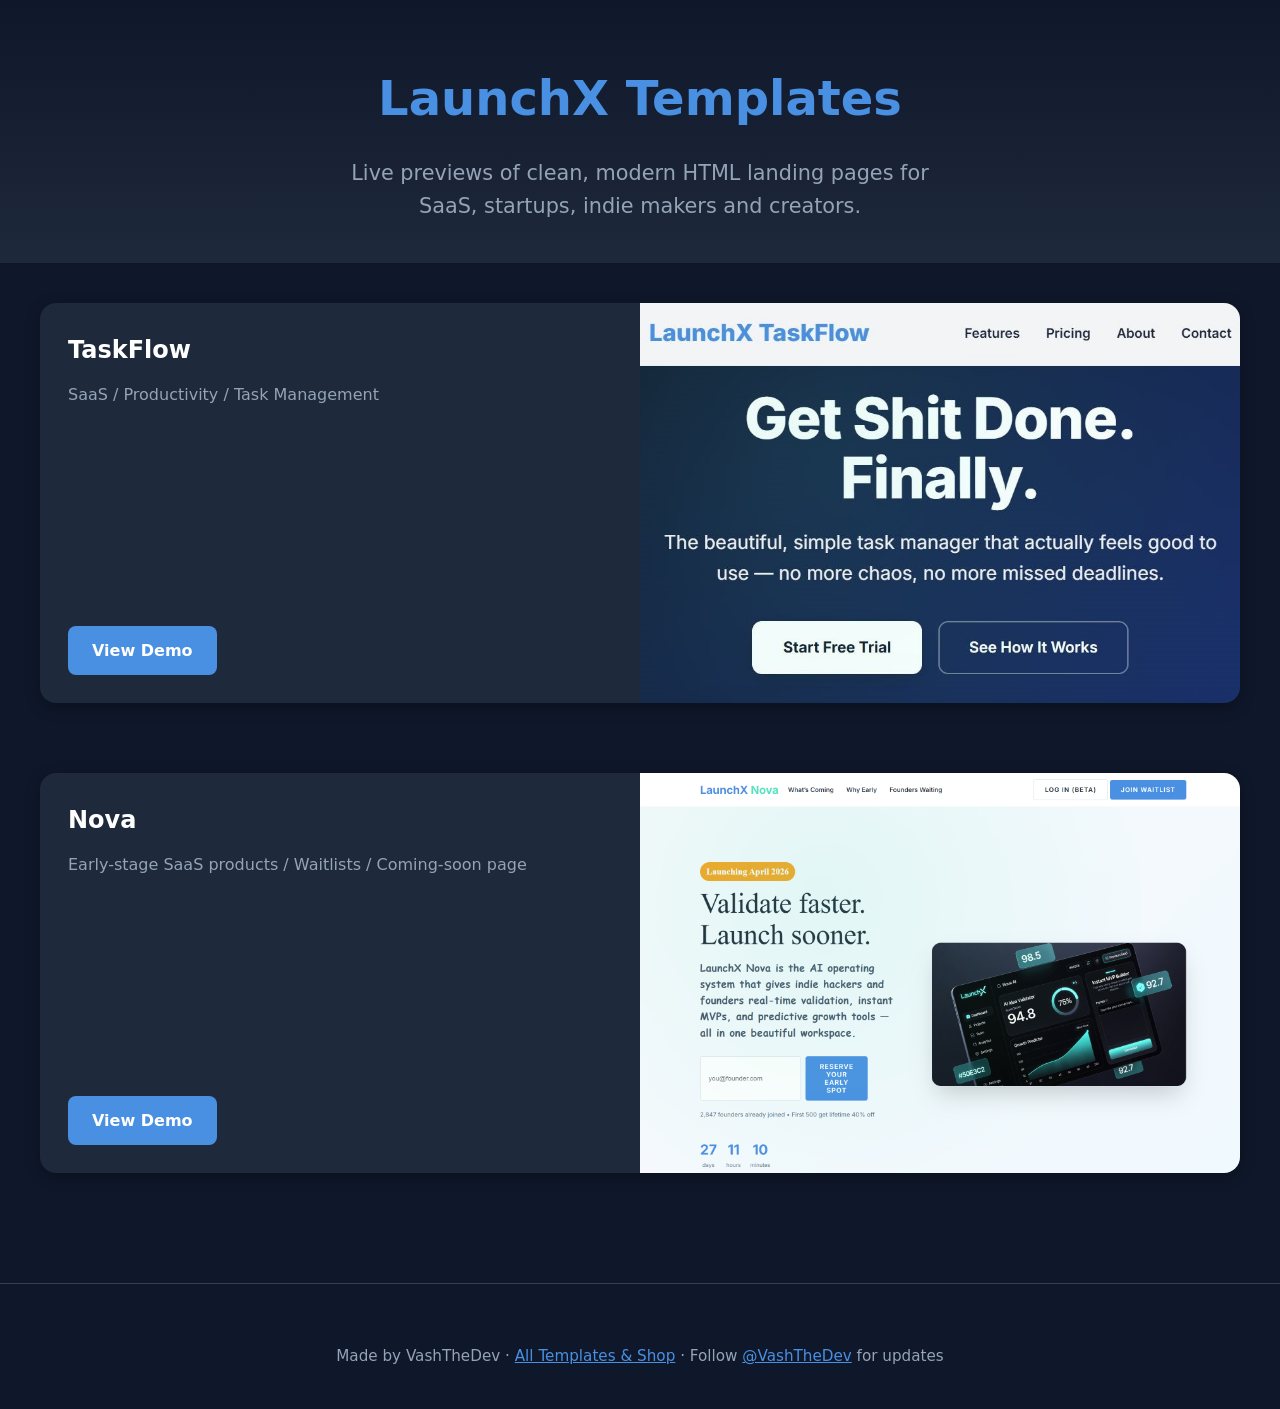
<file: index.html>
<!DOCTYPE html>
<html lang="en">
<head>
  <meta charset="UTF-8" />
  <meta name="viewport" content="width=device-width, initial-scale=1.0"/>
  <title>LaunchX Templates – Live Demos</title>
  <meta name="description" content="Live previews of clean HTML landing page templates by VashTheDev – for SaaS, startups, indie makers."/>
  
   <!-- Favicons -->
  <link rel="icon" href="LaunchX TaskFlow/assets/favicon.ico" type="image/x-icon">
  <link rel="icon" href="LaunchX TaskFlow/assets/favicon-32x32.png" type="image/png" sizes="32x32">
  <link rel="apple-touch-icon" href="LaunchX TaskFlow/assets/apple-touch-icon.png">
  <link rel="manifest" href="LaunchX TaskFlow/assets/site.webmanifest">

  <link rel="stylesheet" href="https://cdnjs.cloudflare.com/ajax/libs/font-awesome/6.5.0/css/all.min.css"/>

  <style>
    :root {
      --primary: #4A90E2;
      --dark: #0F172A;
      --light: #F8FAFC;
      --gray: #94A3B8;
      --card-height: 400px; /* Fixed card height on desktop */
    }
    body {
      margin: 0;
      font-family: 'Inter', system-ui, sans-serif;
      background: var(--dark);
      color: var(--light);
      line-height: 1.6;
    }
    .container {
      max-width: 1200px;
      margin: 0 auto;
      padding: 40px 20px;
    }
    header {
      text-align: center;
      padding: 60px 20px 40px;
      background: linear-gradient(to bottom, #0F172A, #1E293B);
    }
    h1 {
      margin: 0;
      font-size: 3rem;
      color: var(--primary);
    }
    p.lead {
      font-size: 1.3rem;
      color: var(--gray);
      max-width: 600px;
      margin: 20px auto 0;
    }

    .template-card {
      background: #1E293B;
      border-radius: 16px;
      overflow: hidden;
      transition: transform 0.3s ease, box-shadow 0.3s ease;
      text-decoration: none;
      color: inherit;
      height: var(--card-height);
      display: flex;
      flex-direction: row;
      box-shadow: 0 4px 15px rgba(0,0,0,0.3);
      margin-bottom: 70px;
    }
    .template-card:hover {
      transform: translateY(-12px);
      box-shadow: 0 25px 50px rgba(0,0,0,0.5);
    }
    .template-content {
      display: flex;
      flex-direction: row;
      width: 100%;
      height: 100%;
    }
    .template-info {
      flex: 1;
      padding: 28px;
      display: flex;
      flex-direction: column;
      justify-content: space-between;
    }
    .template-image-container {
      flex: 0 0 50%;
      height: 100%;
      overflow: hidden;
      background: #0F172A;
    }
    .template-image {
      width: 100%;
      height: 100%;
      object-fit: cover;
      object-position: top; /* Start from top, crop bottom if too tall */
    }
    .template-info h3 {
      margin: 0 0 12px;
      font-size: 1.5rem;
      color: #FFFFFF;
    }
    .template-info p {
      margin: 0 0 16px;
      color: var(--gray);
      font-size: 1rem;
      flex-grow: 1;
    }
    .btn {
      display: inline-block;
      background: var(--primary);
      color: white;
      padding: 12px 24px;
      border-radius: 8px;
      text-decoration: none;
      font-weight: 600;
      align-self: flex-start;
    }
    .btn:hover {
      background: #3B7AC7;
    }
    footer {
      text-align: center;
      padding: 60px 20px 40px;
      color: var(--gray);
      font-size: 0.95rem;
      border-top: 1px solid #334155;
    }

    /* Mobile adjustments */
    @media (max-width: 768px) {
      .templates-grid {
        grid-template-columns: 1fr;
      }
      .template-card {
        flex-direction: column;
        height: auto;
        min-height: 420px;
      }
      .template-image-container {
        flex: 0 0 260px;
        height: 260px;
      }
      .template-info {
        padding: 24px;
      }
    }
  </style>
</head>
<body>

  <header>
    <h1>LaunchX Templates</h1>
    <p class="lead">Live previews of clean, modern HTML landing pages for SaaS, startups, indie makers and creators.</p>
  </header>

  <div class="container">
    <!-- TaskFlow Card -->
      <a href="LaunchX TaskFlow/index.html" class="template-card" target="_blank" rel="noopener noreferrer">
        <div class="template-content">
          <div class="template-info">
            <h3>TaskFlow</h3>
            <p>SaaS / Productivity / Task Management</p>
            <span class="btn">View Demo</span>
          </div>
          <div class="template-image-container">
            <img src="LaunchX TaskFlow/assets/Cover pic.JPG" alt="TaskFlow Demo" class="template-image">
          </div>
        </div>
      </a>



     <!-- Nova Card -->
      <a href="LaunchX Nova/index.html" class="template-card" target="_blank" rel="noopener noreferrer">
        <div class="template-content">
          <div class="template-info">
            <h3>Nova</h3>
            <p>Early-stage SaaS products / Waitlists / Coming-soon page</p>
            <span class="btn">View Demo</span>
          </div>
          <div class="template-image-container">
            <img src="LaunchX Nova/assets/Cover pic.png" alt="Nova Demo" class="template-image">
          </div>
        </div>
      </a>


  </div>

<footer>
  Made by VashTheDev · 
  <a href="https://vashthedev.carrd.co" target="_blank" rel="noopener noreferrer" style="color: var(--primary);">All Templates & Shop</a> ·
  Follow <a href="https://x.com/vash_the_dev" target="_blank" rel="noopener noreferrer" style="color: var(--primary);">@VashTheDev</a> for updates
</footer>

</body>
</html>
</file>
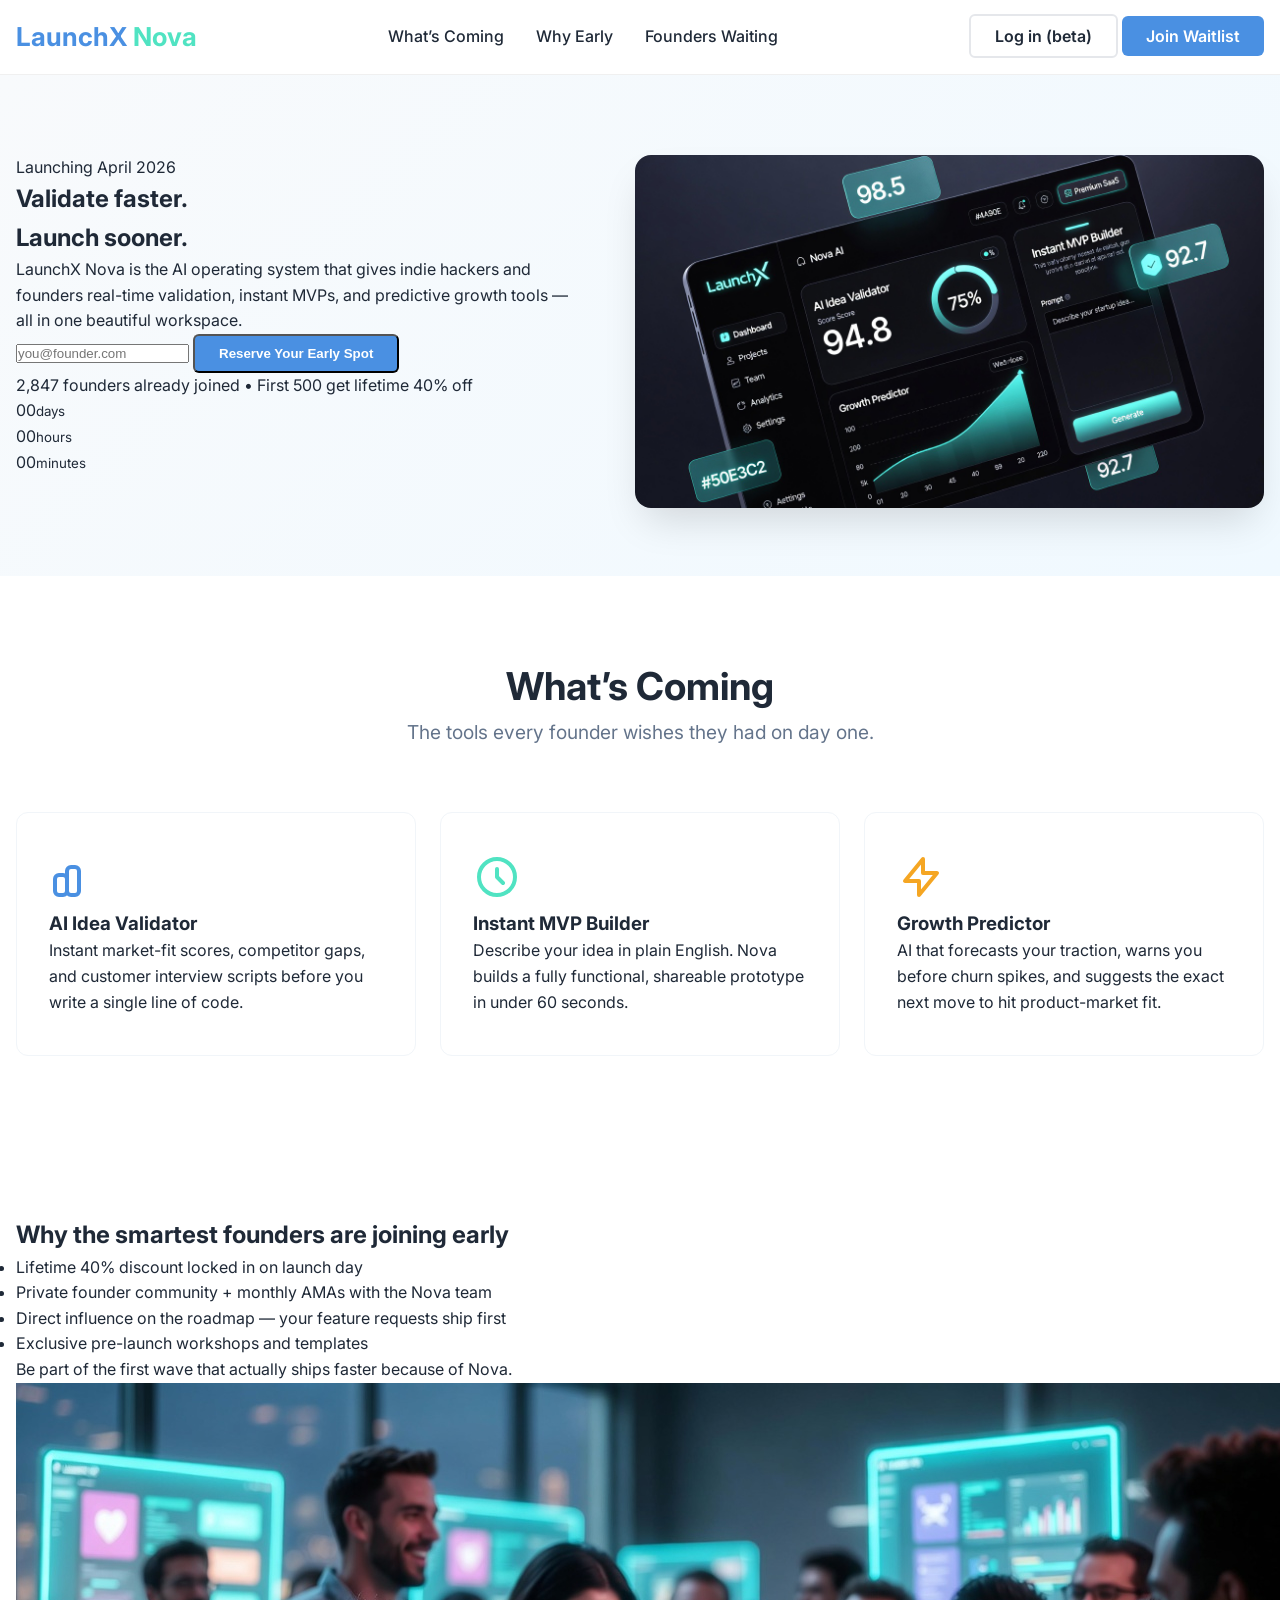
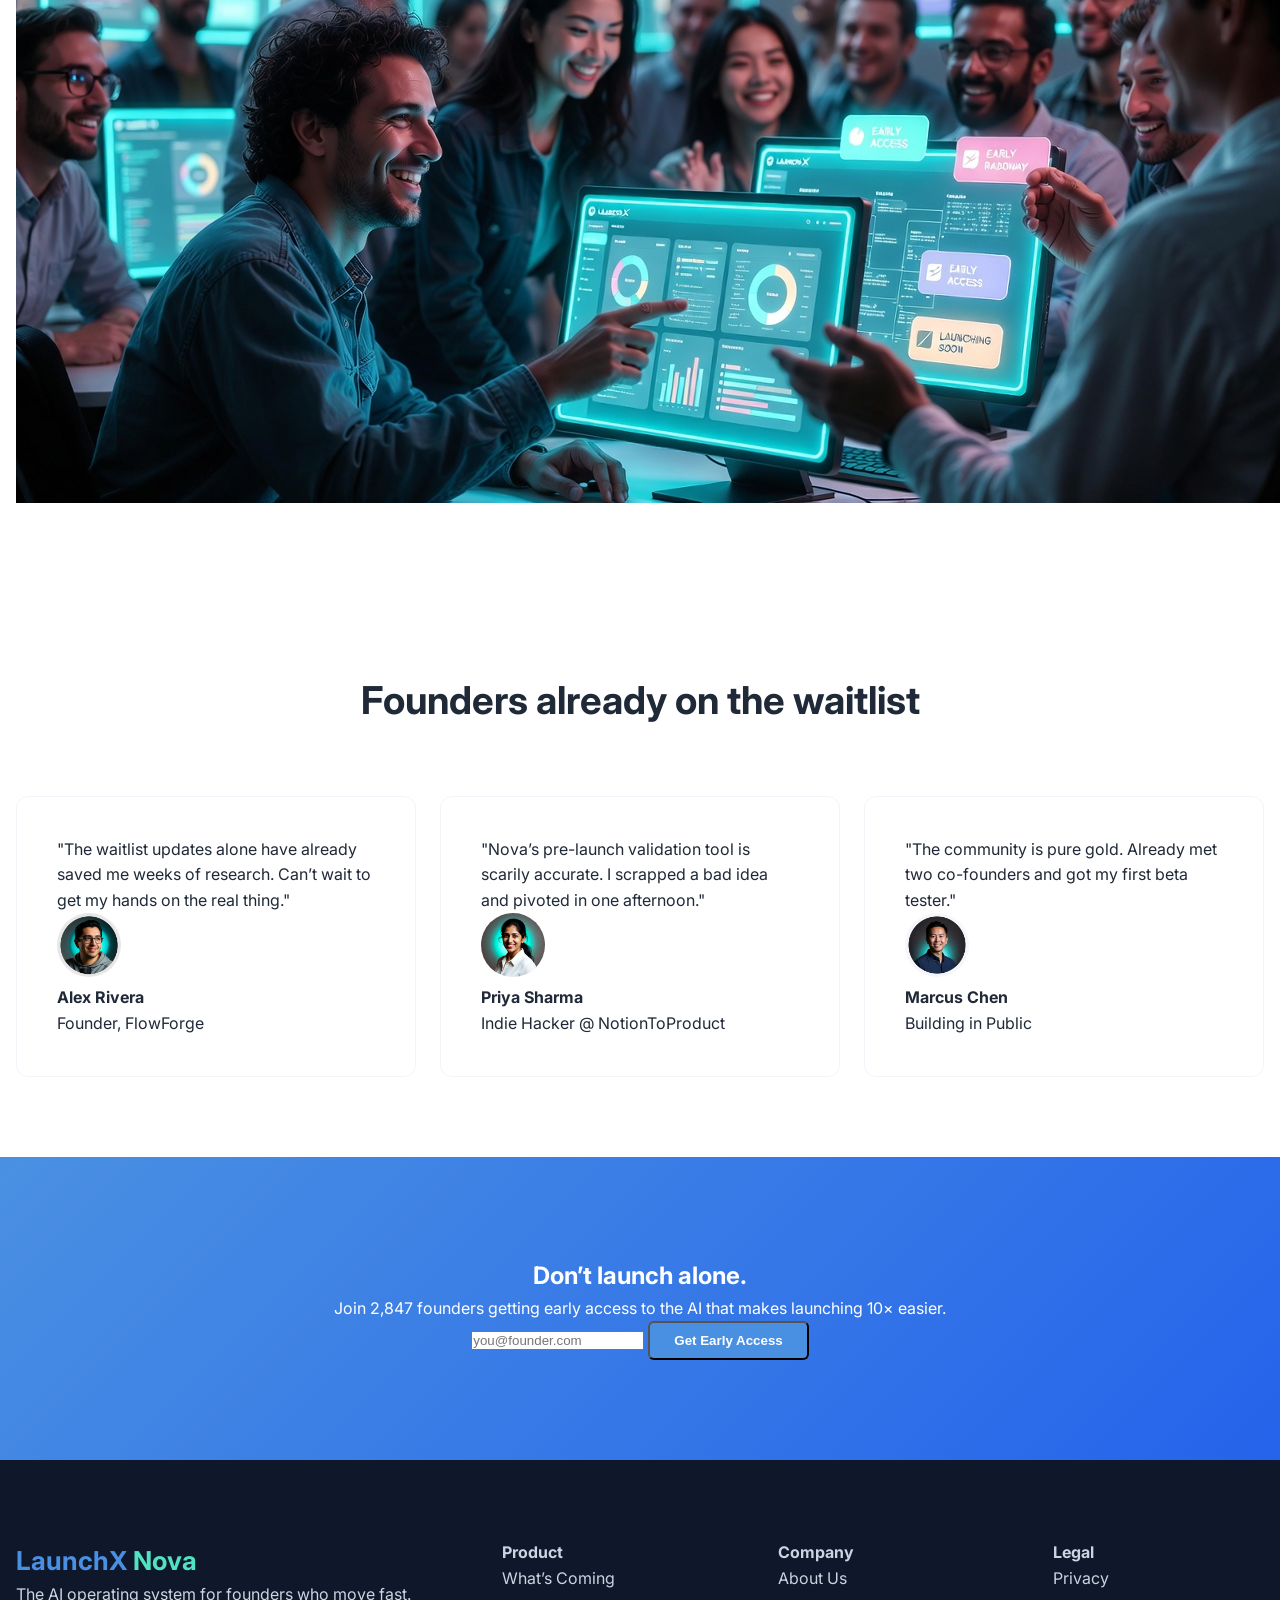
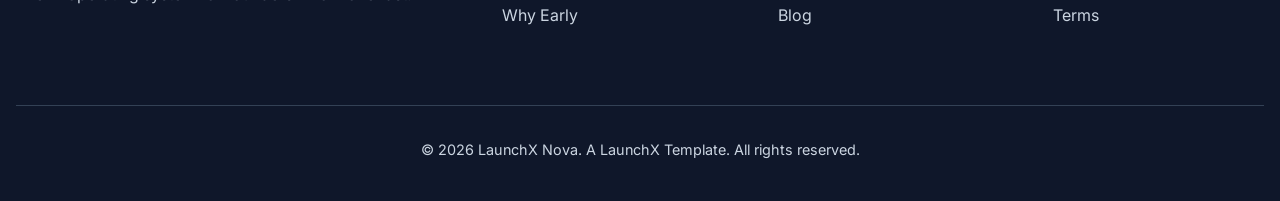
<file: LaunchX Nova/index.html>
<!-- LaunchX-Template/index.html -->
<!DOCTYPE html>
<html lang="en">
<head>
    <meta charset="UTF-8">
    <meta name="viewport" content="width=device-width, initial-scale=1.0">
    <meta name="description" content="LaunchX Nova — the AI operating system for indie hackers and founders. Join the waitlist and be first when we launch.">
    <title>LaunchX Nova | Coming Soon</title>
    <link href="https://fonts.googleapis.com/css2?family=Inter:wght@400;500;600;700&display=swap" rel="stylesheet">

    <!-- Favicons -->
    <link rel="icon" href="assets/favicon.ico" type="image/x-icon">
    <link rel="icon" href="assets/favicon-32x32.png" type="image/png" sizes="32x32">
    <link rel="apple-touch-icon" href="assets/apple-touch-icon.png">
    <link rel="manifest" href="assets/site.webmanifest">

    <link rel="stylesheet" href="style.css">
</head>
<body>

    <!-- HEADER -->
    <header class="header">
        <div class="container">
            <div class="header-inner">
                <div class="logo">LaunchX <span class="logo-accent">Nova</span></div>

                <nav class="nav" id="nav">
                    <ul class="nav-links" id="nav-links">
                        <li><a href="#whats-coming">What’s Coming</a></li>
                        <li><a href="#why-early">Why Early</a></li>
                        <li><a href="#testimonials">Founders Waiting</a></li>
                    </ul>
                </nav>

                <div class="header-ctas">
                    <a href="#waitlist" class="btn btn-secondary">Log in (beta)</a>
                    <a href="#waitlist" class="btn btn-primary">Join Waitlist</a>
                </div>

                <button class="hamburger" id="hamburger" aria-label="Toggle menu">☰</button>
            </div>
        </div>
    </header>

    <!-- HERO -->
    <section class="hero">
        <div class="container">
            <div class="hero-grid">
                <div class="hero-content">
                    <div class="launch-badge">Launching April 2026</div>
                    <h1>Validate faster.<br>Launch sooner.</h1>
                    <p class="hero-subtitle">LaunchX Nova is the AI operating system that gives indie hackers and founders real-time validation, instant MVPs, and predictive growth tools — all in one beautiful workspace.</p>

                    <form id="waitlist-form" class="waitlist-form">
                        <input type="email" id="email" placeholder="you@founder.com" required>
                        <button type="submit" class="btn btn-primary btn-large">Reserve Your Early Spot</button>
                    </form>

                    <p class="hero-trust">2,847 founders already joined • First 500 get lifetime 40% off</p>

                    <div class="countdown" id="countdown">
                        <div class="countdown-item"><span id="days">00</span><small>days</small></div>
                        <div class="countdown-item"><span id="hours">00</span><small>hours</small></div>
                        <div class="countdown-item"><span id="minutes">00</span><small>minutes</small></div>
                    </div>
                </div>

                <div class="hero-visual">
                    <img src="assets/hero-nova.jpg" alt="LaunchX Nova AI dashboard preview — clean interface with growth insights and launch tools" class="hero-image">
                </div>
            </div>
        </div>
    </section>

    <!-- WHAT’S COMING -->
    <section id="whats-coming" class="section">
        <div class="container">
            <div class="section-header">
                <h2>What’s Coming</h2>
                <p class="section-subtitle">The tools every founder wishes they had on day one.</p>
            </div>
            <div class="features-grid">
                <div class="feature-card">
                    <div class="feature-icon">
                        <svg xmlns="http://www.w3.org/2000/svg" width="48" height="48" fill="none" viewBox="0 0 24 24" stroke="#4A90E2"><path stroke-linecap="round" stroke-linejoin="round" stroke-width="2" d="M9 19v-6a2 2 0 00-2-2H5a2 2 0 00-2 2v6a2 2 0 002 2h2a2 2 0 002-2zm0 0V9a2 2 0 012-2h2a2 2 0 012 2v10a2 2 0 01-2 2h-2a2 2 0 01-2-2z"/></svg>
                    </div>
                    <h3>AI Idea Validator</h3>
                    <p>Instant market-fit scores, competitor gaps, and customer interview scripts before you write a single line of code.</p>
                </div>
                <div class="feature-card">
                    <div class="feature-icon">
                        <svg xmlns="http://www.w3.org/2000/svg" width="48" height="48" fill="none" viewBox="0 0 24 24" stroke="#50E3C2"><path stroke-linecap="round" stroke-linejoin="round" stroke-width="2" d="M12 8v4l3 3m6-3a9 9 0 11-18 0 9 9 0 0118 0z"/></svg>
                    </div>
                    <h3>Instant MVP Builder</h3>
                    <p>Describe your idea in plain English. Nova builds a fully functional, shareable prototype in under 60 seconds.</p>
                </div>
                <div class="feature-card">
                    <div class="feature-icon">
                        <svg xmlns="http://www.w3.org/2000/svg" width="48" height="48" fill="none" viewBox="0 0 24 24" stroke="#F5A623"><path stroke-linecap="round" stroke-linejoin="round" stroke-width="2" d="M13 10V3L4 14h7v7l9-11h-7z"/></svg>
                    </div>
                    <h3>Growth Predictor</h3>
                    <p>AI that forecasts your traction, warns you before churn spikes, and suggests the exact next move to hit product-market fit.</p>
                </div>
            </div>
        </div>
    </section>

    <!-- WHY JOIN EARLY -->
    <section id="why-early" class="section">
        <div class="container">
            <div class="why-grid">
                <div class="why-text">
                    <h2>Why the smartest founders are joining early</h2>
                    <ul class="why-list">
                        <li>Lifetime 40% discount locked in on launch day</li>
                        <li>Private founder community + monthly AMAs with the Nova team</li>
                        <li>Direct influence on the roadmap — your feature requests ship first</li>
                        <li>Exclusive pre-launch workshops and templates</li>
                    </ul>
                    <p class="why-closing">Be part of the first wave that actually ships faster because of Nova.</p>
                </div>
                <div class="why-visual">
                    <img src="assets/why-early.jpg" alt="Founders collaborating in LaunchX Nova early access community" class="why-image">
                </div>
            </div>
        </div>
    </section>

    <!-- TESTIMONIALS -->
    <section id="testimonials" class="section">
        <div class="container">
            <div class="section-header centered">
                <h2>Founders already on the waitlist</h2>
            </div>
            <div class="testimonials-grid">
                <div class="testimonial-card">
                    <p class="quote">"The waitlist updates alone have already saved me weeks of research. Can’t wait to get my hands on the real thing."</p>
                    <div class="author">
                        <img src="assets/avatar-alex.jpg" alt="Alex Rivera">
                        <div>
                            <strong>Alex Rivera</strong><br>
                            <span>Founder, FlowForge</span>
                        </div>
                    </div>
                </div>
                <div class="testimonial-card">
                    <p class="quote">"Nova’s pre-launch validation tool is scarily accurate. I scrapped a bad idea and pivoted in one afternoon."</p>
                    <div class="author">
                        <img src="assets/avatar-priya.jpg" alt="Priya Sharma">
                        <div>
                            <strong>Priya Sharma</strong><br>
                            <span>Indie Hacker @ NotionToProduct</span>
                        </div>
                    </div>
                </div>
                <div class="testimonial-card">
                    <p class="quote">"The community is pure gold. Already met two co-founders and got my first beta tester."</p>
                    <div class="author">
                        <img src="assets/avatar-marcus.jpg" alt="Marcus Chen">
                        <div>
                            <strong>Marcus Chen</strong><br>
                            <span>Building in Public</span>
                        </div>
                    </div>
                </div>
            </div>
        </div>
    </section>

    <!-- CTA -->
    <section id="waitlist" class="cta-section">
        <div class="container">
            <div class="cta-box">
                <h2>Don’t launch alone.</h2>
                <p>Join 2,847 founders getting early access to the AI that makes launching 10× easier.</p>
                <form id="cta-form" class="waitlist-form cta-form">
                    <input type="email" placeholder="you@founder.com" required>
                    <button type="submit" class="btn btn-primary btn-xl">Get Early Access</button>
                </form>
            </div>
        </div>
    </section>

    <!-- FOOTER -->
    <footer class="footer">
        <div class="container">
            <div class="footer-grid">
                <div class="footer-col">
                    <div class="logo">LaunchX <span class="logo-accent">Nova</span></div>
                    <p>The AI operating system for founders who move fast.</p>
                </div>
                <div class="footer-col">
                    <strong>Product</strong>
                    <a href="#whats-coming">What’s Coming</a>
                    <a href="#why-early">Why Early</a>
                </div>
                <div class="footer-col">
                    <strong>Company</strong>
                    <a href="#">About Us</a>
                    <a href="#">Blog</a>
                </div>
                <div class="footer-col">
                    <strong>Legal</strong>
                    <a href="#">Privacy</a>
                    <a href="#">Terms</a>
                </div>
            </div>
            <div class="footer-bottom">
                <p>© 2026 LaunchX Nova. A LaunchX Template. All rights reserved.</p>
            </div>
        </div>
    </footer>

    <script src="script.js"></script>
</body>
</html>
</file>
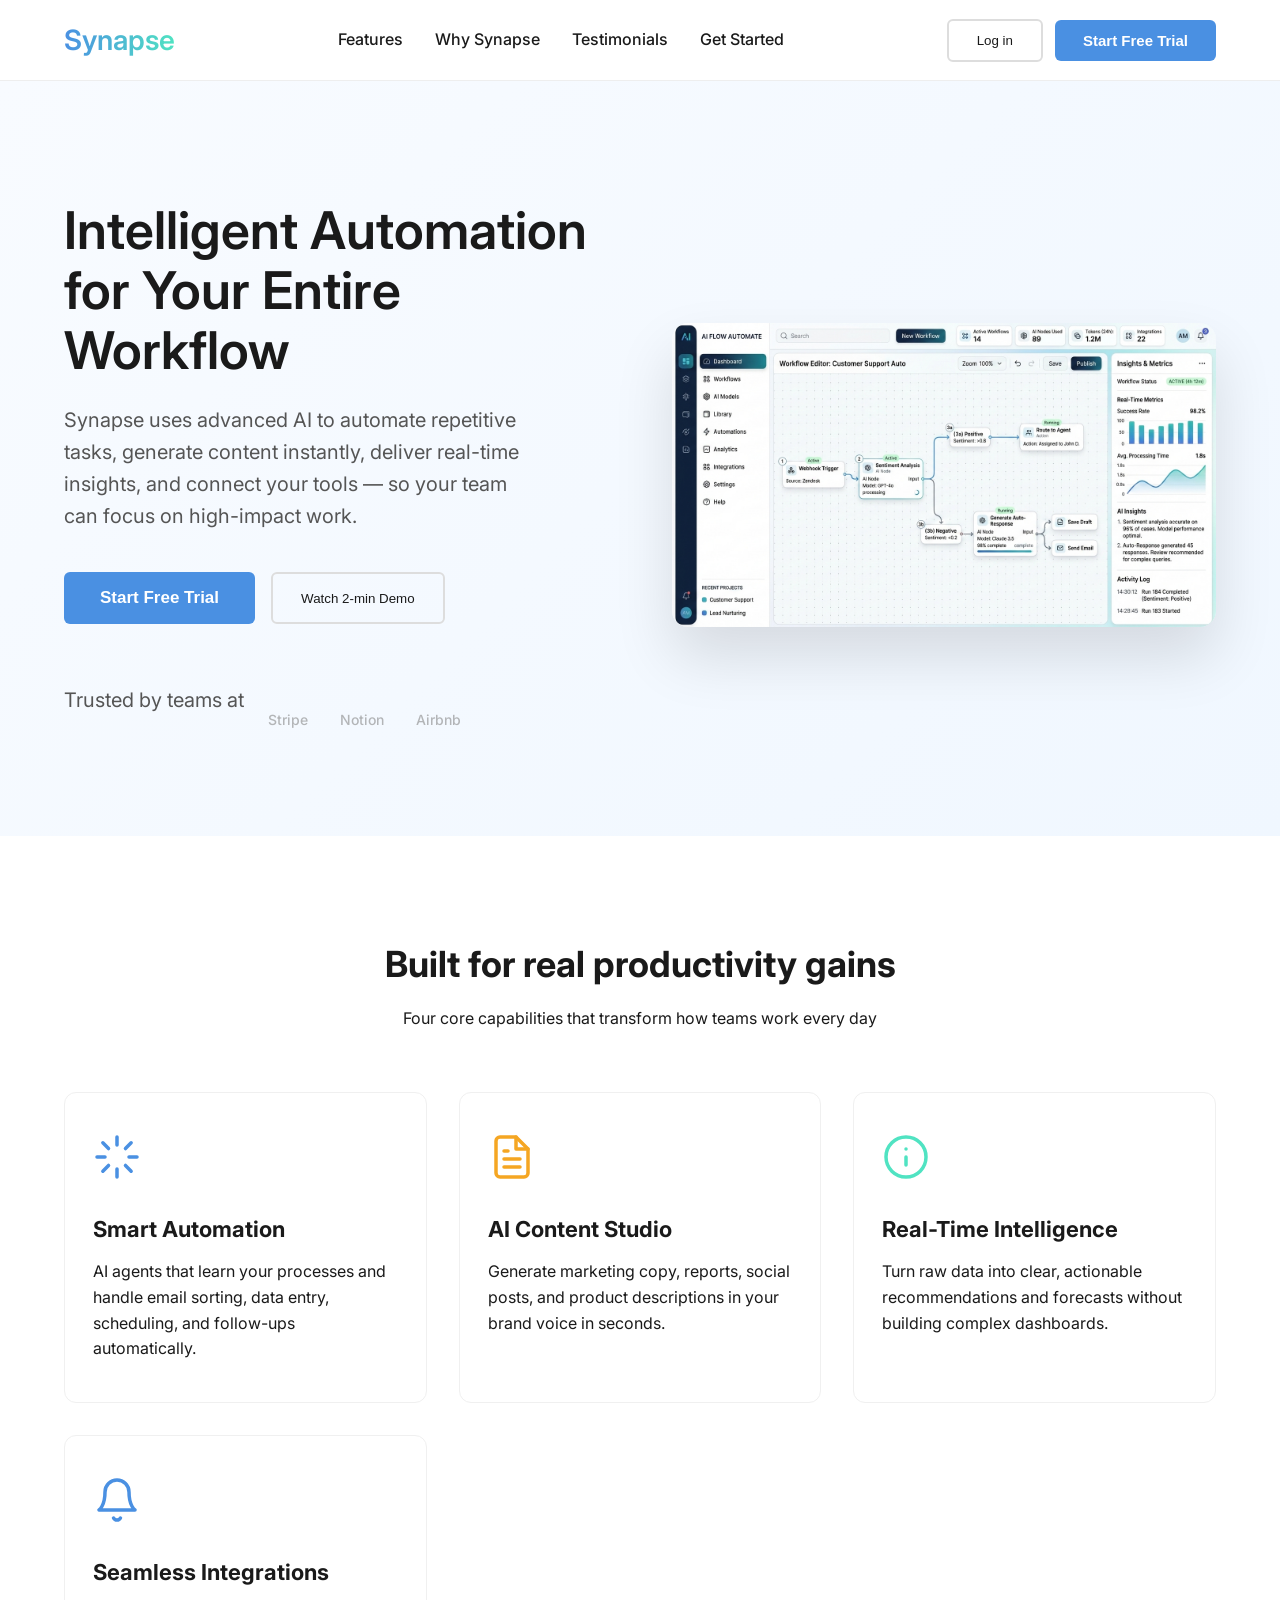
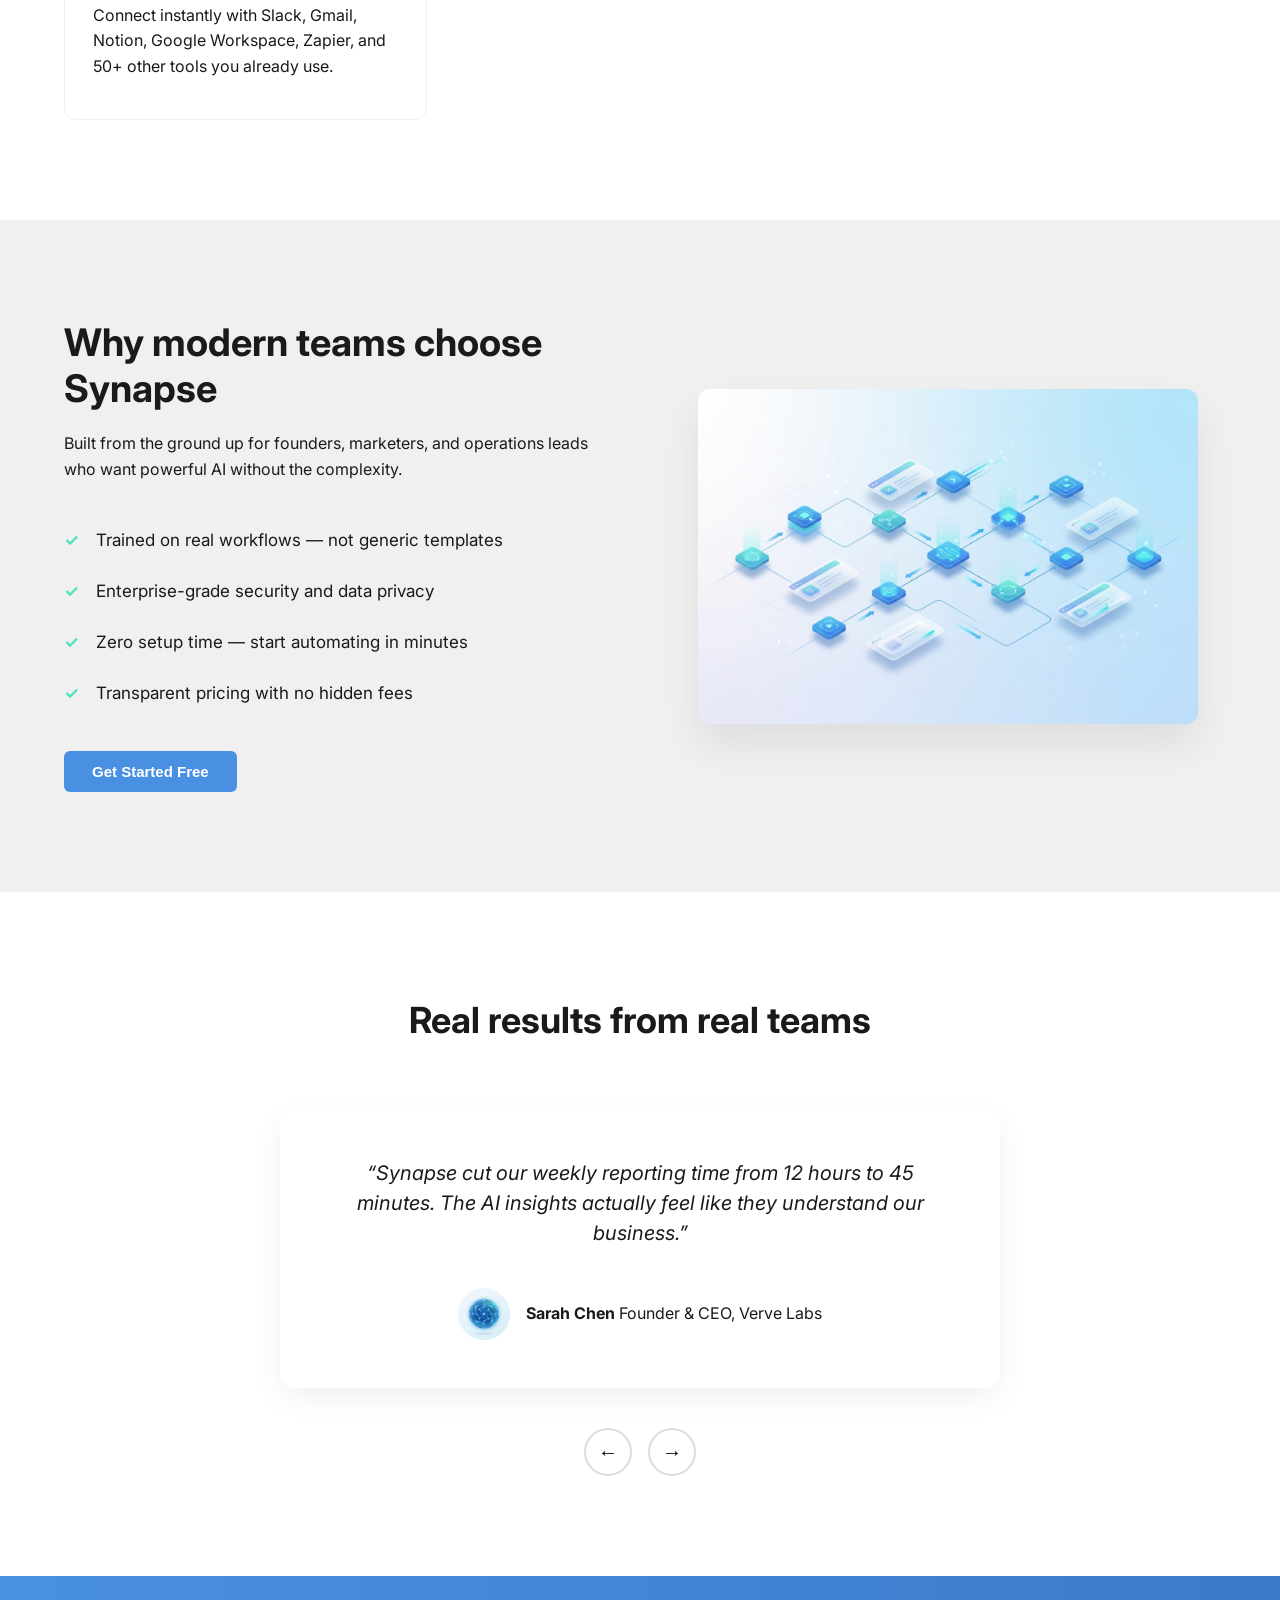
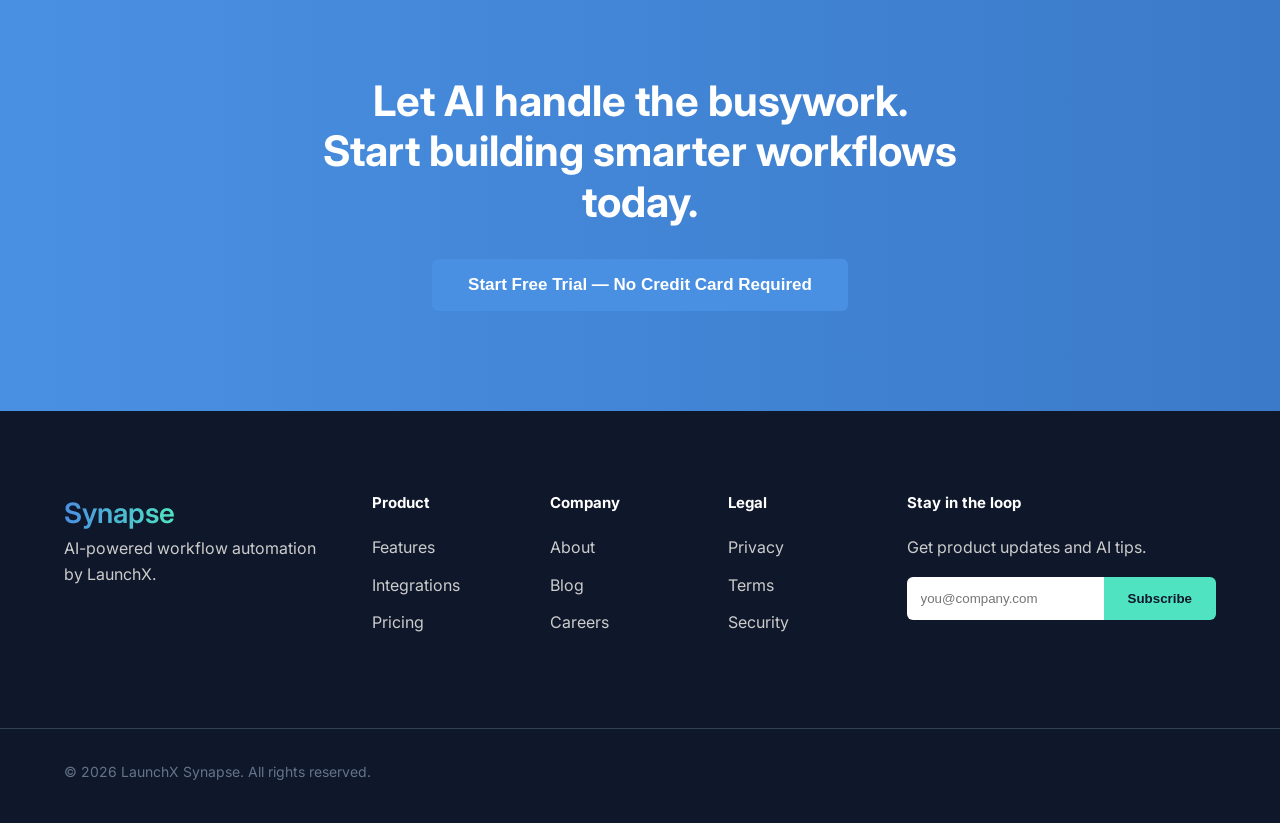
<file: LaunchX Synapse/index.html>
<!DOCTYPE html>
<html lang="en">
<head>
    <meta charset="UTF-8">
    <meta name="viewport" content="width=device-width, initial-scale=1.0">
    <title>Synapse | AI Workflow Automation</title>
    <meta name="description" content="Automate repetitive tasks, generate content, and gain real-time insights with Synapse — the intelligent AI platform built for modern teams.">
     <!-- Favicons -->
    <link rel="icon" href="assets/favicon.ico" type="image/x-icon">
    <link rel="icon" href="assets/favicon-32x32.png" type="image/png" sizes="32x32">
    <link rel="apple-touch-icon" href="assets/apple-touch-icon.png">
    <link rel="manifest" href="assets/site.webmanifest">
    
    <link rel="stylesheet" href="style.css">
    <link href="https://fonts.googleapis.com/css2?family=Inter:wght@400;500;600&amp;display=swap" rel="stylesheet">
</head>
<body>
    <!-- HEADER -->
    <header>
        <div class="container nav-container">
            <div class="logo">
                <span class="logo-text">Synapse</span>
            </div>
            <nav class="nav-links">
                <a href="#features">Features</a>
                <a href="#why">Why Synapse</a>
                <a href="#testimonials">Testimonials</a>
                <a href="#cta">Get Started</a>
            </nav>
            <div class="nav-actions">
                <button class="btn-secondary">Log in</button>
                <button class="btn-primary" onclick="openModal()">Start Free Trial</button>
            </div>
            <button class="hamburger" aria-label="Toggle menu">
                <span></span>
                <span></span>
                <span></span>
            </button>
        </div>
    </header>

    <!-- HERO -->
    <section id="hero" class="hero">
        <div class="container hero-grid">
            <div class="hero-content">
                <h1>Intelligent Automation<br>for Your Entire Workflow</h1>
                <p>Synapse uses advanced AI to automate repetitive tasks, generate content instantly, deliver real-time insights, and connect your tools — so your team can focus on high-impact work.</p>
                <div class="hero-ctas">
                    <button class="btn-primary large" onclick="openModal()">Start Free Trial</button>
                    <button class="btn-secondary large">Watch 2-min Demo</button>
                </div>
                <div class="trust-bar">
                    <p>Trusted by teams at</p>
                    <div class="trust-logos">
                        <span>Stripe</span>
                        <span>Notion</span>
                        <span>Airbnb</span>
                    </div>
                </div>
            </div>
            <div class="hero-visual">
                <img src="assets/hero-synapse-dashboard.png" alt="Synapse AI dashboard showing automated workflows and insights">
            </div>
        </div>
    </section>

    <!-- FEATURES -->
    <section id="features" class="features">
        <div class="container">
            <div class="section-header">
                <h2>Built for real productivity gains</h2>
                <p>Four core capabilities that transform how teams work every day</p>
            </div>
            <div class="features-grid">
                <!-- Feature 1 -->
                <div class="feature-card">
                    <div class="feature-icon">
                        <svg xmlns="http://www.w3.org/2000/svg" width="48" height="48" viewBox="0 0 24 24" fill="none" stroke="#4A90E2" stroke-width="1.75" stroke-linecap="round" stroke-linejoin="round"><path d="M12 2v4M12 18v4M4.93 4.93l2.83 2.83M16.24 16.24l2.83 2.83M2 12h4M18 12h4M4.93 19.07l2.83-2.83M16.24 7.76l2.83-2.83"/></svg>
                    </div>
                    <h3>Smart Automation</h3>
                    <p>AI agents that learn your processes and handle email sorting, data entry, scheduling, and follow-ups automatically.</p>
                </div>
                <!-- Feature 2 -->
                <div class="feature-card">
                    <div class="feature-icon">
                        <svg xmlns="http://www.w3.org/2000/svg" width="48" height="48" viewBox="0 0 24 24" fill="none" stroke="#F5A623" stroke-width="1.75" stroke-linecap="round" stroke-linejoin="round"><path d="M14 2H6a2 2 0 0 0-2 2v16a2 2 0 0 0 2 2h12a2 2 0 0 0 2-2V8z"/><polyline points="14 2 14 8 20 8"/><line x1="16" y1="13" x2="8" y2="13"/><line x1="16" y1="17" x2="8" y2="17"/><polyline points="10 9 9 9 8 9"/></svg>
                    </div>
                    <h3>AI Content Studio</h3>
                    <p>Generate marketing copy, reports, social posts, and product descriptions in your brand voice in seconds.</p>
                </div>
                <!-- Feature 3 -->
                <div class="feature-card">
                    <div class="feature-icon">
                        <svg xmlns="http://www.w3.org/2000/svg" width="48" height="48" viewBox="0 0 24 24" fill="none" stroke="#50E3C2" stroke-width="1.75" stroke-linecap="round" stroke-linejoin="round"><circle cx="12" cy="12" r="10"/><path d="M12 16v-4M12 8h.01"/></svg>
                    </div>
                    <h3>Real-Time Intelligence</h3>
                    <p>Turn raw data into clear, actionable recommendations and forecasts without building complex dashboards.</p>
                </div>
                <!-- Feature 4 -->
                <div class="feature-card">
                    <div class="feature-icon">
                        <svg xmlns="http://www.w3.org/2000/svg" width="48" height="48" viewBox="0 0 24 24" fill="none" stroke="#4A90E2" stroke-width="1.75" stroke-linecap="round" stroke-linejoin="round"><path d="M18 8A6 6 0 0 0 6 8c0 7-3 9-3 9h18s-3-2-3-9z"/><path d="M13.73 21a1.94 1.94 0 0 1-3.46 0"/></svg>
                    </div>
                    <h3>Seamless Integrations</h3>
                    <p>Connect instantly with Slack, Gmail, Notion, Google Workspace, Zapier, and 50+ other tools you already use.</p>
                </div>
            </div>
        </div>
    </section>

    <!-- WHY CHOOSE US -->
    <section id="why" class="why">
        <div class="container why-grid">
            <div class="why-content">
                <h2>Why modern teams choose Synapse</h2>
                <p>Built from the ground up for founders, marketers, and operations leads who want powerful AI without the complexity.</p>
                <ul class="why-list">
                    <li>Trained on real workflows — not generic templates</li>
                    <li>Enterprise-grade security and data privacy</li>
                    <li>Zero setup time — start automating in minutes</li>
                    <li>Transparent pricing with no hidden fees</li>
                </ul>
                <button class="btn-primary" onclick="openModal()">Get Started Free</button>
            </div>
            <div class="why-visual">
                <img src="assets/why-synapse-illustration.png" alt="Synapse interface showing connected AI workflows">
            </div>
        </div>
    </section>

    <!-- TESTIMONIALS -->
    <section id="testimonials" class="testimonials">
        <div class="container">
            <div class="section-header">
                <h2>Real results from real teams</h2>
            </div>
            <div class="testimonial-slider">
                <div class="testimonial-card active">
                    <p>“Synapse cut our weekly reporting time from 12 hours to 45 minutes. The AI insights actually feel like they understand our business.”</p>
                    <div class="testimonial-author">
                        <img src="assets/avatar-sarah.jpg" alt="Sarah Chen">
                        <div>
                            <strong>Sarah Chen</strong>
                            <span>Founder &amp; CEO, Verve Labs</span>
                        </div>
                    </div>
                </div>
                <div class="testimonial-card">
                    <p>“The content studio alone replaced two full-time writers. We now publish 3× more while keeping our brand voice perfect.”</p>
                    <div class="testimonial-author">
                        <img src="assets/avatar-michael.jpg" alt="Michael Torres">
                        <div>
                            <strong>Michael Torres</strong>
                            <span>Head of Marketing, Pulse</span>
                        </div>
                    </div>
                </div>
                <div class="testimonial-card">
                    <p>“Automations and integrations work out of the box. Our ops team finally has visibility without endless meetings.”</p>
                    <div class="testimonial-author">
                        <img src="assets/avatar-priya.jpg" alt="Priya Patel">
                        <div>
                            <strong>Priya Patel</strong>
                            <span>Operations Lead, Arc Collective</span>
                        </div>
                    </div>
                </div>
            </div>
            <div class="slider-controls">
                <button onclick="prevSlide()" aria-label="Previous testimonial">←</button>
                <button onclick="nextSlide()" aria-label="Next testimonial">→</button>
            </div>
        </div>
    </section>

    <!-- FINAL CTA -->
    <section id="cta" class="final-cta">
        <div class="container">
            <h2>Let AI handle the busywork.<br>Start building smarter workflows today.</h2>
            <button class="btn-primary large" onclick="openModal()">Start Free Trial — No Credit Card Required</button>
        </div>
    </section>

    <!-- FOOTER -->
    <footer>
        <div class="container footer-grid">
            <div class="footer-col">
                <div class="logo">
                    <span class="logo-text">Synapse</span>
                </div>
                <p>AI-powered workflow automation by LaunchX.</p>
            </div>
            <div class="footer-col">
                <h4>Product</h4>
                <a href="#features">Features</a>
                <a href="#">Integrations</a>
                <a href="#">Pricing</a>
            </div>
            <div class="footer-col">
                <h4>Company</h4>
                <a href="#">About</a>
                <a href="#">Blog</a>
                <a href="#">Careers</a>
            </div>
            <div class="footer-col">
                <h4>Legal</h4>
                <a href="#">Privacy</a>
                <a href="#">Terms</a>
                <a href="#">Security</a>
            </div>
            <div class="footer-col newsletter">
                <h4>Stay in the loop</h4>
                <p>Get product updates and AI tips.</p>
                <div class="newsletter-form">
                    <input type="email" placeholder="you@company.com">
                    <button>Subscribe</button>
                </div>
            </div>
        </div>
        <div class="footer-bottom">
            <div class="container">
                <p>&copy; 2026 LaunchX Synapse. All rights reserved.</p>
            </div>
        </div>
    </footer>

    <!-- TRIAL MODAL -->
    <div id="trial-modal" class="modal">
        <div class="modal-content">
            <span class="modal-close" onclick="closeModal()">×</span>
            <h3>Start your free trial</h3>
            <p>No credit card required. Full access for 14 days.</p>
            <form id="trial-form">
                <input type="text" placeholder="Full name" required>
                <input type="email" placeholder="Work email" required>
                <input type="text" placeholder="Company" required>
                <button type="submit" class="btn-primary">Create Free Account</button>
            </form>
            <p class="modal-note">You’ll receive a magic link to log in instantly.</p>
        </div>
    </div>

    <script src="script.js"></script>
</body>
</html>
</file>
<file: LaunchX Nova/style.css>
:root {
    --primary: #4A90E2;
    --secondary: #F5A623;
    --accent: #50E3C2;
    --text: #1F2937;
}

* {
    margin: 0;
    padding: 0;
    box-sizing: border-box;
}

body {
    font-family: 'Inter', system-ui, sans-serif;
    color: var(--text);
    line-height: 1.6;
    background: #FFFFFF;
}

.container {
    max-width: 1280px;
    margin: 0 auto;
    padding: 0 16px;
}

.header {
    position: sticky;
    top: 0;
    background: white;
    border-bottom: 1px solid #F0F0F0;
    z-index: 100;
    padding: 16px 0;
}

.header-inner {
    display: flex;
    align-items: center;
    justify-content: space-between;
}

.logo {
    font-size: 26px;
    font-weight: 700;
    color: var(--primary);
}

.logo-accent {
    color: var(--accent);
}

.nav-links {
    display: flex;
    gap: 32px;
    list-style: none;
}

.nav-links a {
    text-decoration: none;
    color: var(--text);
    font-weight: 500;
}

.btn {
    padding: 10px 24px;
    border-radius: 6px;
    font-weight: 600;
    text-decoration: none;
    transition: all 0.2s ease;
}

.btn-primary {
    background: var(--primary);
    color: white;
}

.btn-secondary {
    background: transparent;
    color: var(--text);
    border: 2px solid #E5E7EB;
}

.hamburger {
    display: none;
    font-size: 28px;
    background: none;
    border: none;
    cursor: pointer;
    color: var(--text);
}

.hero {
    padding: 80px 0 60px;
    background: linear-gradient(135deg, #F8FAFC 0%, #F0F9FF 100%);
}

.hero-grid {
    display: grid;
    grid-template-columns: 1fr;
    gap: 40px;
}

.hero-image {
    width: 100%;
    height: auto;
    border-radius: 16px;
    box-shadow: 0 20px 40px -10px rgba(0,0,0,0.15);
}

.section {
    padding: 80px 0;
}

.section-header {
    text-align: center;
    margin-bottom: 64px;
}

.section-header h2 {
    font-size: 2.4rem;
}

.section-subtitle {
    font-size: 1.2rem;
    color: #64748B;
    max-width: 520px;
    margin: 0 auto;
}

.features-grid {
    display: grid;
    grid-template-columns: 1fr;
    gap: 24px;
}

.feature-card {
    background: white;
    padding: 40px 32px;
    border-radius: 12px;
    border: 1px solid #F1F5F9;
    transition: all 0.3s;
}

.feature-card:hover {
    transform: translateY(-8px);
    box-shadow: 0 20px 25px -5px rgba(0,0,0,0.08);
}

.testimonials-grid {
    display: grid;
    grid-template-columns: 1fr;
    gap: 24px;
}

.testimonial-card {
    background: white;
    padding: 40px;
    border-radius: 12px;
    border: 1px solid #F1F5F9;
}

.author img {
    width: 64px;
    height: 64px;
    border-radius: 50%;
    object-fit: cover;
}

.cta-section {
    background: linear-gradient(135deg, var(--primary), #2563EB);
    color: white;
    text-align: center;
    padding: 100px 0;
}

.cta-box {
    max-width: 640px;
    margin: 0 auto;
}

.footer {
    background: #0F172A;
    color: #CBD5E1;
    padding: 80px 0 40px;
}

.footer-grid {
    display: grid;
    grid-template-columns: 2fr repeat(3, 1fr);
    gap: 64px;
    margin-bottom: 64px;
}

.footer-col a {
    display: block;
    color: #CBD5E1;
    text-decoration: none;
    margin-bottom: 12px;
}

.footer-bottom {
    border-top: 1px solid #334155;
    padding-top: 32px;
    text-align: center;
    font-size: 0.9rem;
}

/* Desktop */
@media (min-width: 768px) {
    .hero-grid {
        grid-template-columns: 1fr 1.1fr;
        gap: 48px;
    }

    .why-grid {
        grid-template-columns: 1fr 1.1fr;
        gap: 64px;
    }

    .features-grid {
        grid-template-columns: repeat(auto-fit, minmax(300px, 1fr));
    }

    .testimonials-grid {
        grid-template-columns: repeat(auto-fit, minmax(340px, 1fr));
    }
}

/* Mobile Menu */
@media (max-width: 767px) {
    .hamburger {
        display: block;
    }

    .nav-links {
        display: none;
        flex-direction: column;
        position: absolute;
        top: 100%;
        left: 0;
        right: 0;
        background: white;
        padding: 20px;
        box-shadow: 0 10px 15px rgba(0,0,0,0.1);
    }

    .nav-links.active {
        display: flex;
    }
}
</file>
<file: LaunchX Synapse/style.css>
/* style.css */
:root {
    --primary: #4A90E2;
    --secondary: #F5A623;
    --accent: #50E3C2;
    --neutral: #F0F0F0;
    --text: #1A1A1A;
    --light: #FFFFFF;
}

* {
    margin: 0;
    padding: 0;
    box-sizing: border-box;
}

body {
    font-family: 'Inter', system_ui, sans-serif;
    line-height: 1.6;
    color: var(--text);
    background-color: var(--light);
}

.container {
    max-width: 1200px;
    margin: 0 auto;
    padding: 0 24px;
}

/* HEADER */
header {
    background: rgba(255,255,255,0.95);
    backdrop-filter: blur(12px);
    position: sticky;
    top: 0;
    z-index: 1000;
    border-bottom: 1px solid #eee;
}

.nav-container {
    display: flex;
    align-items: center;
    justify-content: space-between;
    height: 80px;
}

.logo-text {
    font-weight: 600;
    font-size: 28px;
    background: linear-gradient(90deg, var(--primary), var(--accent));
    -webkit-background-clip: text;
    background-clip: text;
    -webkit-text-fill-color: transparent;
}

.nav-links {
    display: flex;
    gap: 32px;
    font-weight: 500;
}

.nav-links a {
    text-decoration: none;
    color: var(--text);
    transition: color 0.2s;
}

.nav-links a:hover {
    color: var(--primary);
}

.nav-actions {
    display: flex;
    gap: 12px;
    align-items: center;
}

.btn-primary {
    background: var(--primary);
    color: white;
    border: none;
    padding: 12px 28px;
    border-radius: 6px;
    font-weight: 600;
    cursor: pointer;
    transition: all 0.3s;
    font-size: 15px;
}

.btn-primary:hover {
    transform: translateY(-2px);
    box-shadow: 0 10px 25px rgba(74, 144, 226, 0.3);
}

.btn-primary.large {
    padding: 16px 36px;
    font-size: 17px;
}

.btn-secondary {
    background: transparent;
    color: var(--text);
    border: 2px solid #ddd;
    padding: 12px 28px;
    border-radius: 6px;
    font-weight: 500;
    cursor: pointer;
    transition: all 0.3s;
}

.btn-secondary:hover {
    border-color: var(--primary);
    color: var(--primary);
}

.hamburger {
    display: none;
    flex-direction: column;
    gap: 5px;
    background: none;
    border: none;
    cursor: pointer;
}

.hamburger span {
    width: 28px;
    height: 3px;
    background: var(--text);
    transition: all 0.3s;
}

/* HERO */
.hero {
    padding: 120px 0 80px;
    background: linear-gradient(135deg, #f8fbff 0%, #f0f7ff 100%);
}

.hero-grid {
    display: grid;
    grid-template-columns: 1fr 1fr;
    gap: 64px;
    align-items: center;
}

.hero-content h1 {
    font-size: 52px;
    line-height: 1.15;
    font-weight: 600;
    margin-bottom: 24px;
}

.hero-content p {
    font-size: 20px;
    color: #555;
    max-width: 480px;
    margin-bottom: 40px;
}

.hero-ctas {
    display: flex;
    gap: 16px;
    flex-wrap: wrap;
}

.trust-bar {
    margin-top: 60px;
    display: flex;
    align-items: center;
    gap: 24px;
    font-size: 14px;
    color: #888;
}

.trust-logos span {
    margin-right: 28px;
    font-weight: 500;
    opacity: 0.6;
}

.hero-visual img {
    width: 100%;
    max-width: 620px;
    border-radius: 16px;
    box-shadow: 0 30px 60px rgba(0,0,0,0.12);
}

/* FEATURES */
.features {
    padding: 100px 0;
    background: white;
}

.section-header {
    text-align: center;
    max-width: 620px;
    margin: 0 auto 60px;
}

.section-header h2 {
    font-size: 36px;
    margin-bottom: 12px;
}

.features-grid {
    display: grid;
    grid-template-columns: repeat(auto-fit, minmax(280px, 1fr));
    gap: 32px;
}

.feature-card {
    background: white;
    padding: 40px 28px;
    border-radius: 12px;
    border: 1px solid #f0f0f0;
    transition: all 0.3s;
}

.feature-card:hover {
    transform: translateY(-8px);
    box-shadow: 0 20px 40px rgba(0,0,0,0.08);
}

.feature-icon {
    margin-bottom: 24px;
}

.feature-card h3 {
    font-size: 22px;
    margin-bottom: 12px;
}

/* WHY */
.why {
    padding: 100px 0;
    background: var(--neutral);
}

.why-grid {
    display: grid;
    grid-template-columns: 1fr 1fr;
    gap: 80px;
    align-items: center;
}

.why-content h2 {
    font-size: 38px;
    line-height: 1.2;
    margin-bottom: 20px;
}

.why-list {
    list-style: none;
    margin: 32px 0;
}

.why-visual {
    position: relative;
    width: 100%;
    max-width: 500px;      
    margin: 0 auto;     
    overflow: hidden;          
    border-radius: 12px;      
    box-shadow: 0 20px 40px rgba(0,0,0,0.08); 
}

.why-visual img {
    width: 100%;
    height: auto;              
    display: block;            
    object-fit: cover;         
}

.why-list li {
    padding: 12px 0;
    font-size: 17px;
    position: relative;
    padding-left: 32px;
}

.why-list li:before {
    content: "✓";
    position: absolute;
    left: 0;
    color: var(--accent);
    font-weight: bold;
}

/* TESTIMONIALS */
.testimonials {
    padding: 100px 0;
    background: white;
}

.testimonial-slider {
    max-width: 720px;
    margin: 0 auto;
    position: relative;
}

.testimonial-card {
    display: none;
    background: white;
    padding: 48px;
    border-radius: 16px;
    box-shadow: 0 10px 30px rgba(0,0,0,0.06);
    text-align: center;
}

.testimonial-card.active {
    display: block;
}

.testimonial-card p {
    font-size: 20px;
    line-height: 1.5;
    margin-bottom: 40px;
    font-style: italic;
}

.testimonial-author {
    display: flex;
    align-items: center;
    gap: 16px;
    justify-content: center;
}

.testimonial-author img {
    width: 52px;
    height: 52px;
    border-radius: 50%;
    object-fit: cover;
}

.slider-controls {
    display: flex;
    justify-content: center;
    gap: 16px;
    margin-top: 40px;
}

.slider-controls button {
    width: 48px;
    height: 48px;
    border: 2px solid #ddd;
    background: white;
    border-radius: 50%;
    font-size: 20px;
    cursor: pointer;
    transition: all 0.3s;
}

.slider-controls button:hover {
    border-color: var(--primary);
    color: var(--primary);
}

/* FINAL CTA */
.final-cta {
    padding: 100px 0;
    background: linear-gradient(90deg, var(--primary), #3b7ac9);
    color: white;
    text-align: center;
}

.final-cta h2 {
    font-size: 42px;
    line-height: 1.2;
    max-width: 720px;
    margin: 0 auto 32px;
}

/* FOOTER */
footer {
    background: #0f172a;
    color: #ccc;
    padding: 80px 0 40px;
}

.footer-grid {
    display: grid;
    grid-template-columns: 2fr repeat(3, 1fr) 1.5fr;
    gap: 48px;
}

.footer-col h4 {
    color: white;
    margin-bottom: 20px;
    font-size: 15px;
}

.footer-col a {
    display: block;
    color: #ccc;
    text-decoration: none;
    margin-bottom: 12px;
    transition: color 0.2s;
}

.footer-col a:hover {
    color: white;
}

.newsletter-form {
    display: flex;
    margin-top: 16px;
}

.newsletter-form input {
    flex: 1;
    padding: 14px;
    border: none;
    border-radius: 6px 0 0 6px;
}

.newsletter-form button {
    background: var(--accent);
    color: #0f172a;
    border: none;
    padding: 0 24px;
    border-radius: 0 6px 6px 0;
    font-weight: 600;
}

.footer-bottom {
    margin-top: 80px;
    padding-top: 32px;
    border-top: 1px solid #334155;
    color: #64748b;
    font-size: 14px;
}

/* MODAL */
.modal {
    display: none;
    position: fixed;
    inset: 0;
    background: rgba(0,0,0,0.7);
    align-items: center;
    justify-content: center;
    z-index: 2000;
}

.modal-content {
    background: white;
    max-width: 420px;
    width: 90%;
    border-radius: 16px;
    padding: 40px;
    position: relative;
}

.modal-close {
    position: absolute;
    top: 20px;
    right: 24px;
    font-size: 32px;
    cursor: pointer;
    color: #888;
}

.modal-content h3 {
    font-size: 28px;
    margin-bottom: 8px;
}

#trial-form input {
    width: 100%;
    padding: 16px;
    margin-bottom: 16px;
    border: 1px solid #ddd;
    border-radius: 8px;
    font-size: 16px;
}

/* RESPONSIVE */
@media (max-width: 968px) {
    .hero-grid,
    .why-grid {
        grid-template-columns: 1fr;
        gap: 48px;
    }
    
    .hero-content h1 {
        font-size: 42px;
    }
}

@media (max-width: 640px) {
    .nav-links {
        position: absolute;
        top: 80px;
        left: 0;
        right: 0;
        background: white;
        flex-direction: column;
        padding: 24px;
        box-shadow: 0 10px 20px rgba(0,0,0,0.1);
        transform: translateY(-100%);
        opacity: 0;
        transition: all 0.3s;
    }
    
    .nav-links.active {
        transform: translateY(0);
        opacity: 1;
    }
    
    .hamburger {
        display: flex;
    }
    
    .features-grid {
        grid-template-columns: 1fr;
    }
    
    .footer-grid {
        grid-template-columns: 1fr 1fr;
    }
}
</file>
